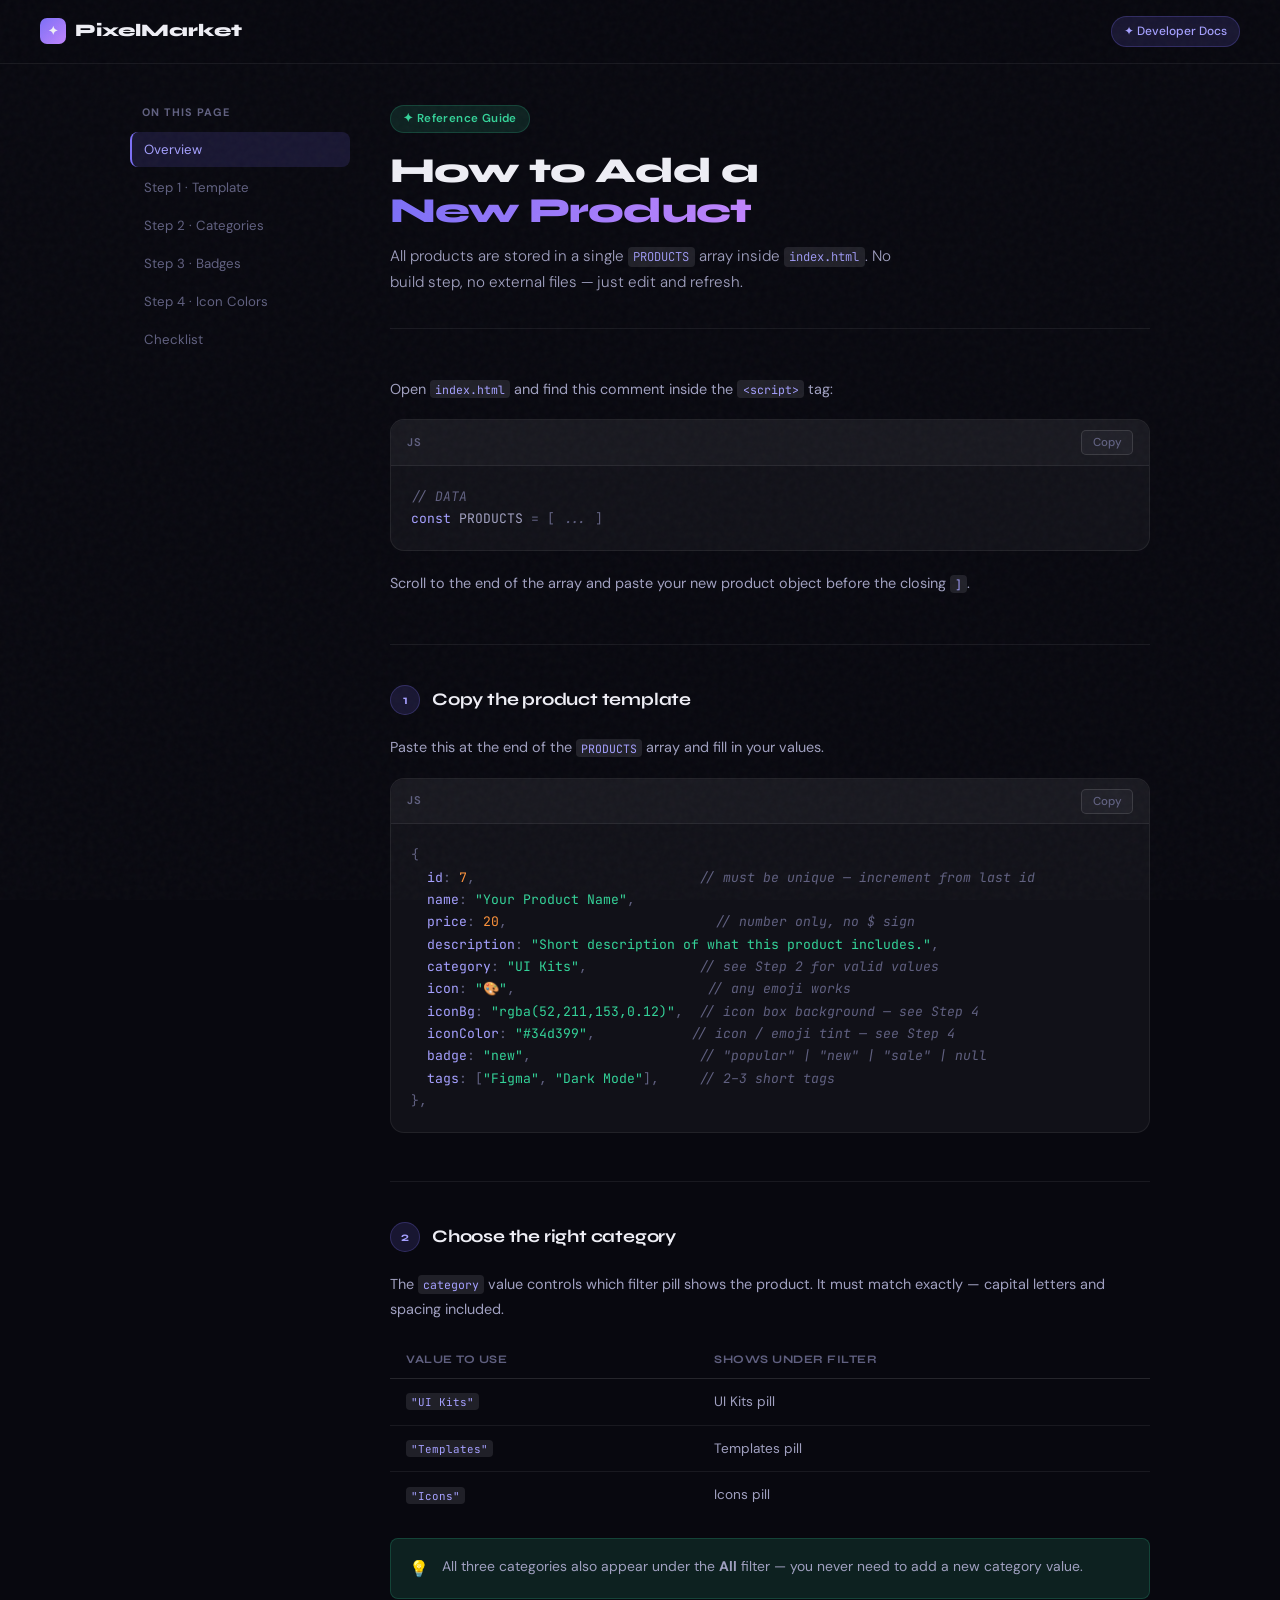
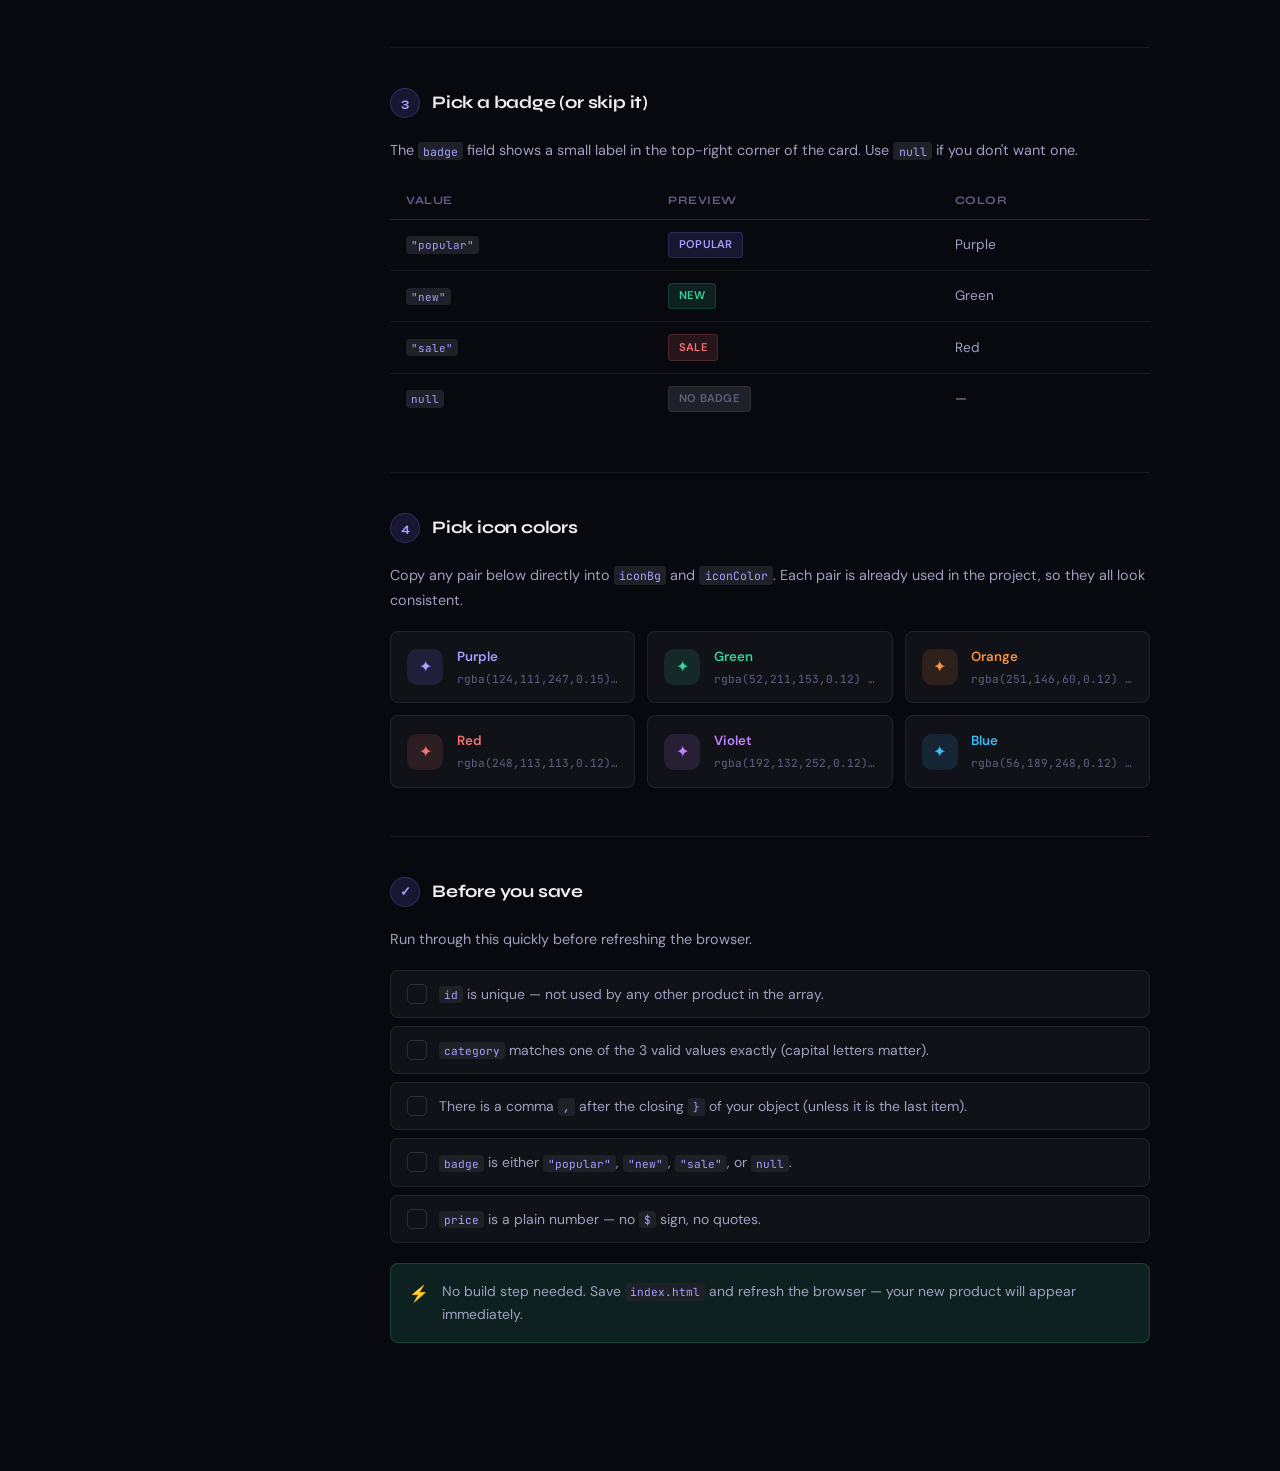
<file: docs/how-to-add-products.html>
<!doctype html>
<html lang="en">
  <head>
    <meta charset="UTF-8" />
    <meta name="viewport" content="width=device-width, initial-scale=1.0" />
    <title>How to Add Products – PixelMarket Docs</title>
    <link
      href="https://fonts.googleapis.com/css2?family=Syne:wght@400;600;700;800&family=DM+Sans:ital,wght@0,300;0,400;0,500;0,600;1,400&family=JetBrains+Mono:wght@400;500&display=swap"
      rel="stylesheet"
    />
    <style>
      *,
      *::before,
      *::after {
        margin: 0;
        padding: 0;
        box-sizing: border-box;
      }

      :root {
        --bg: #08080f;
        --surface: #111118;
        --surface2: #18181f;
        --surface3: #202028;
        --border: rgba(255, 255, 255, 0.07);
        --border2: rgba(255, 255, 255, 0.12);
        --accent: #7c6ff7;
        --accent-dim: rgba(124, 111, 247, 0.15);
        --green: #34d399;
        --green-dim: rgba(52, 211, 153, 0.12);
        --orange: #fb923c;
        --orange-dim: rgba(251, 146, 60, 0.12);
        --blue: #38bdf8;
        --blue-dim: rgba(56, 189, 248, 0.12);
        --red: #f87171;
        --red-dim: rgba(248, 113, 113, 0.12);
        --violet: #c084fc;
        --text: #eeeef5;
        --text2: #a0a0c0;
        --text3: #606080;
        --radius: 14px;
        --radius-sm: 8px;
      }

      html {
        scroll-behavior: smooth;
      }

      body {
        font-family: "DM Sans", sans-serif;
        background: var(--bg);
        color: var(--text);
        min-height: 100vh;
        line-height: 1.6;
      }

      body::after {
        content: "";
        position: fixed;
        inset: 0;
        background-image: url("data:image/svg+xml,%3Csvg viewBox='0 0 200 200' xmlns='http://www.w3.org/2000/svg'%3E%3Cfilter id='n'%3E%3CfeTurbulence type='fractalNoise' baseFrequency='0.75' numOctaves='4' stitchTiles='stitch'/%3E%3C/filter%3E%3Crect width='100%25' height='100%25' filter='url(%23n)' opacity='0.03'/%3E%3C/svg%3E");
        pointer-events: none;
        z-index: 9999;
      }

      /* ── HEADER ── */
      .header {
        position: sticky;
        top: 0;
        z-index: 100;
        display: flex;
        align-items: center;
        justify-content: space-between;
        padding: 0 2.5rem;
        height: 64px;
        background: rgba(8, 8, 15, 0.85);
        backdrop-filter: blur(24px);
        border-bottom: 1px solid var(--border);
      }

      .logo {
        font-family: "Syne", sans-serif;
        font-weight: 800;
        font-size: 1.1rem;
        display: flex;
        align-items: center;
        gap: 0.55rem;
        text-decoration: none;
        color: var(--text);
      }

      .logo-mark {
        width: 26px;
        height: 26px;
        background: linear-gradient(135deg, var(--accent), #c084fc);
        border-radius: 7px;
        display: flex;
        align-items: center;
        justify-content: center;
        font-size: 0.75rem;
      }

      .header-badge {
        display: flex;
        align-items: center;
        gap: 0.4rem;
        background: var(--accent-dim);
        border: 1px solid rgba(124, 111, 247, 0.25);
        color: #a5a0ff;
        font-size: 0.75rem;
        font-weight: 500;
        padding: 0.28rem 0.75rem;
        border-radius: 100px;
      }

      /* ── LAYOUT ── */
      .page {
        display: flex;
        max-width: 1100px;
        margin: 0 auto;
        padding: 0 2.5rem;
        gap: 2.5rem;
      }

      /* ── SIDEBAR ── */
      .sidebar {
        width: 220px;
        flex-shrink: 0;
        padding: 2.5rem 0;
        position: sticky;
        top: 64px;
        height: calc(100vh - 64px);
        overflow-y: auto;
      }

      .sidebar-label {
        font-size: 0.68rem;
        font-weight: 700;
        letter-spacing: 1px;
        text-transform: uppercase;
        color: var(--text3);
        margin-bottom: 0.65rem;
        padding-left: 0.75rem;
      }

      .sidebar-links {
        list-style: none;
        display: flex;
        flex-direction: column;
        gap: 0.15rem;
        margin-bottom: 2rem;
      }

      .sidebar-links a {
        display: flex;
        align-items: center;
        gap: 0.5rem;
        font-size: 0.83rem;
        color: var(--text3);
        text-decoration: none;
        padding: 0.45rem 0.75rem;
        border-radius: var(--radius-sm);
        border-left: 2px solid transparent;
        transition: all 0.15s;
      }

      .sidebar-links a:hover {
        color: var(--text);
        background: var(--surface2);
      }

      .sidebar-links a.active {
        color: #a5a0ff;
        background: var(--accent-dim);
        border-left-color: var(--accent);
      }

      /* ── MAIN CONTENT ── */
      .main {
        flex: 1;
        min-width: 0;
        padding: 2.5rem 0 5rem;
      }

      /* ── PAGE TITLE ── */
      .page-title-block {
        margin-bottom: 3rem;
        padding-bottom: 2rem;
        border-bottom: 1px solid var(--border);
      }

      .page-chip {
        display: inline-flex;
        align-items: center;
        gap: 0.4rem;
        background: var(--green-dim);
        border: 1px solid rgba(52, 211, 153, 0.2);
        color: var(--green);
        font-size: 0.72rem;
        font-weight: 600;
        padding: 0.25rem 0.75rem;
        border-radius: 100px;
        letter-spacing: 0.4px;
        margin-bottom: 1.1rem;
      }

      .page-title {
        font-family: "Syne", sans-serif;
        font-weight: 800;
        font-size: 2.2rem;
        letter-spacing: -0.8px;
        line-height: 1.15;
        margin-bottom: 0.75rem;
      }

      .page-title .grad {
        background: linear-gradient(90deg, var(--accent), #c084fc);
        -webkit-background-clip: text;
        -webkit-text-fill-color: transparent;
        background-clip: text;
      }

      .page-subtitle {
        color: var(--text2);
        font-size: 0.95rem;
        font-weight: 300;
        max-width: 520px;
        line-height: 1.7;
      }

      /* ── SECTIONS ── */
      .doc-section {
        margin-bottom: 3rem;
        scroll-margin-top: 80px;
      }

      .step-header {
        display: flex;
        align-items: center;
        gap: 0.75rem;
        margin-bottom: 1.25rem;
      }

      .step-num {
        width: 30px;
        height: 30px;
        background: var(--accent-dim);
        border: 1px solid rgba(124, 111, 247, 0.25);
        color: #a5a0ff;
        border-radius: 50%;
        display: flex;
        align-items: center;
        justify-content: center;
        font-family: "Syne", sans-serif;
        font-weight: 700;
        font-size: 0.8rem;
        flex-shrink: 0;
      }

      .step-title {
        font-family: "Syne", sans-serif;
        font-weight: 700;
        font-size: 1.1rem;
        letter-spacing: -0.2px;
      }

      .doc-text {
        color: var(--text2);
        font-size: 0.9rem;
        line-height: 1.75;
        margin-bottom: 1.1rem;
      }

      /* ── CODE BLOCK ── */
      .code-block {
        background: var(--surface);
        border: 1px solid var(--border);
        border-radius: var(--radius);
        overflow: hidden;
        margin-bottom: 1.25rem;
      }

      .code-bar {
        display: flex;
        align-items: center;
        justify-content: space-between;
        padding: 0.6rem 1rem;
        background: var(--surface2);
        border-bottom: 1px solid var(--border);
      }

      .code-lang {
        font-size: 0.7rem;
        font-weight: 600;
        color: var(--text3);
        letter-spacing: 0.5px;
        text-transform: uppercase;
      }

      .copy-btn {
        background: var(--surface3);
        border: 1px solid var(--border2);
        color: var(--text3);
        font-family: "DM Sans", sans-serif;
        font-size: 0.72rem;
        font-weight: 500;
        padding: 0.25rem 0.65rem;
        border-radius: 5px;
        cursor: pointer;
        transition: all 0.15s;
      }

      .copy-btn:hover {
        color: var(--text);
        border-color: rgba(255, 255, 255, 0.2);
      }
      .copy-btn.copied {
        color: var(--green);
        border-color: rgba(52, 211, 153, 0.3);
      }

      pre {
        padding: 1.25rem 1.25rem;
        overflow-x: auto;
        font-family: "JetBrains Mono", monospace;
        font-size: 0.82rem;
        line-height: 1.7;
        color: var(--text2);
      }

      /* syntax colors */
      .c-key {
        color: #a5a0ff;
      }
      .c-str {
        color: #34d399;
      }
      .c-num {
        color: #fb923c;
      }
      .c-cmt {
        color: var(--text3);
        font-style: italic;
      }
      .c-null {
        color: #f87171;
      }
      .c-punc {
        color: var(--text3);
      }

      /* ── TABLE ── */
      .doc-table {
        width: 100%;
        border-collapse: collapse;
        font-size: 0.85rem;
        margin-bottom: 1.25rem;
      }

      .doc-table th {
        font-family: "Syne", sans-serif;
        font-weight: 700;
        font-size: 0.72rem;
        letter-spacing: 0.5px;
        text-transform: uppercase;
        color: var(--text3);
        text-align: left;
        padding: 0.6rem 1rem;
        border-bottom: 1px solid var(--border2);
      }

      .doc-table td {
        padding: 0.75rem 1rem;
        color: var(--text2);
        border-bottom: 1px solid var(--border);
        vertical-align: middle;
      }

      .doc-table tr:last-child td {
        border-bottom: none;
      }
      .doc-table tr:hover td {
        background: var(--surface2);
      }

      code {
        font-family: "JetBrains Mono", monospace;
        font-size: 0.8em;
        background: var(--surface3);
        color: #a5a0ff;
        padding: 0.15em 0.45em;
        border-radius: 4px;
      }

      /* ── COLOR SWATCHES ── */
      .swatch-grid {
        display: grid;
        grid-template-columns: repeat(auto-fill, minmax(240px, 1fr));
        gap: 0.75rem;
        margin-bottom: 1.25rem;
      }

      .swatch {
        background: var(--surface);
        border: 1px solid var(--border);
        border-radius: var(--radius-sm);
        padding: 0.85rem 1rem;
        display: flex;
        align-items: center;
        gap: 0.85rem;
      }

      .swatch-dot {
        width: 36px;
        height: 36px;
        border-radius: 10px;
        display: flex;
        align-items: center;
        justify-content: center;
        font-size: 1rem;
        flex-shrink: 0;
      }

      .swatch-info {
        min-width: 0;
      }

      .swatch-name {
        font-weight: 600;
        font-size: 0.83rem;
        margin-bottom: 0.25rem;
      }

      .swatch-codes {
        font-family: "JetBrains Mono", monospace;
        font-size: 0.7rem;
        color: var(--text3);
        white-space: nowrap;
        overflow: hidden;
        text-overflow: ellipsis;
      }

      /* ── CHECKLIST ── */
      .checklist {
        list-style: none;
        display: flex;
        flex-direction: column;
        gap: 0.5rem;
        margin-bottom: 1.25rem;
      }

      .checklist li {
        display: flex;
        align-items: flex-start;
        gap: 0.75rem;
        background: var(--surface);
        border: 1px solid var(--border);
        border-radius: var(--radius-sm);
        padding: 0.75rem 1rem;
        font-size: 0.87rem;
        color: var(--text2);
      }

      .check-icon {
        width: 20px;
        height: 20px;
        border: 1px solid var(--border2);
        border-radius: 5px;
        flex-shrink: 0;
        margin-top: 1px;
      }

      /* ── CALLOUT ── */
      .callout {
        display: flex;
        gap: 0.85rem;
        background: var(--green-dim);
        border: 1px solid rgba(52, 211, 153, 0.2);
        border-radius: var(--radius-sm);
        padding: 1rem 1.1rem;
        font-size: 0.87rem;
        color: var(--text2);
        line-height: 1.65;
        margin-bottom: 1.25rem;
      }

      .callout-icon {
        font-size: 1rem;
        flex-shrink: 0;
        margin-top: 1px;
      }

      /* ── BADGE PILLS ── */
      .badge-pill {
        display: inline-flex;
        align-items: center;
        font-size: 0.7rem;
        font-weight: 600;
        padding: 0.2rem 0.6rem;
        border-radius: 4px;
        letter-spacing: 0.3px;
        text-transform: uppercase;
      }
      .bp-popular {
        background: var(--accent-dim);
        color: #a5a0ff;
        border: 1px solid rgba(124, 111, 247, 0.2);
      }
      .bp-new {
        background: var(--green-dim);
        color: var(--green);
        border: 1px solid rgba(52, 211, 153, 0.2);
      }
      .bp-sale {
        background: var(--red-dim);
        color: var(--red);
        border: 1px solid rgba(248, 113, 113, 0.2);
      }
      .bp-null {
        background: var(--surface3);
        color: var(--text3);
        border: 1px solid var(--border);
      }

      /* ── DIVIDER ── */
      .divider {
        border: none;
        border-top: 1px solid var(--border);
        margin: 2.5rem 0;
      }

      /* ── RESPONSIVE ── */
      @media (max-width: 768px) {
        .page {
          flex-direction: column;
          padding: 0 1.25rem;
        }
        .sidebar {
          display: none;
        }
        .header {
          padding: 0 1.25rem;
        }
        .page-title {
          font-size: 1.7rem;
        }
        .swatch-grid {
          grid-template-columns: 1fr 1fr;
        }
      }
    </style>
  </head>
  <body>
    <!-- HEADER -->
    <header class="header">
      <a href="/index.html" class="logo">
        <div class="logo-mark">✦</div>
        PixelMarket
      </a>
      <div class="header-badge">✦ Developer Docs</div>
    </header>

    <div class="page">
      <!-- SIDEBAR -->
      <aside class="sidebar">
        <div class="sidebar-label">On this page</div>
        <ul class="sidebar-links">
          <li><a href="#intro" class="active">Overview</a></li>
          <li><a href="#step1">Step 1 · Template</a></li>
          <li><a href="#step2">Step 2 · Categories</a></li>
          <li><a href="#step3">Step 3 · Badges</a></li>
          <li><a href="#step4">Step 4 · Icon Colors</a></li>
          <li><a href="#checklist">Checklist</a></li>
        </ul>
      </aside>

      <!-- MAIN -->
      <main class="main">
        <!-- TITLE -->
        <div class="page-title-block" id="intro">
          <div class="page-chip">✦ Reference Guide</div>
          <h1 class="page-title">
            How to Add a<br /><span class="grad">New Product</span>
          </h1>
          <p class="page-subtitle">
            All products are stored in a single <code>PRODUCTS</code> array
            inside <code>index.html</code>. No build step, no external files —
            just edit and refresh.
          </p>
        </div>

        <!-- WHERE TO FIND IT -->
        <div class="doc-section">
          <p class="doc-text">
            Open <code>index.html</code> and find this comment inside the
            <code>&lt;script&gt;</code> tag:
          </p>
          <div class="code-block">
            <div class="code-bar">
              <span class="code-lang">JS</span>
              <button
                class="copy-btn"
                onclick="copyCode(this, '// DATA\nconst PRODUCTS = [ ... ]')"
              >
                Copy
              </button>
            </div>
            <pre><span class="c-cmt">// DATA</span>
<span class="c-key">const</span> PRODUCTS <span class="c-punc">=</span> <span class="c-punc">[</span> <span class="c-cmt">...</span> <span class="c-punc">]</span></pre>
          </div>
          <p class="doc-text">
            Scroll to the end of the array and paste your new product object
            before the closing <code>]</code>.
          </p>
        </div>

        <hr class="divider" />

        <!-- STEP 1 -->
        <div class="doc-section" id="step1">
          <div class="step-header">
            <div class="step-num">1</div>
            <div class="step-title">Copy the product template</div>
          </div>
          <p class="doc-text">
            Paste this at the end of the <code>PRODUCTS</code> array and fill in
            your values.
          </p>
          <div class="code-block">
            <div class="code-bar">
              <span class="code-lang">JS</span>
              <button
                class="copy-btn"
                onclick="
                  copyCode(
                    this,
                    `{\n  id: 7,\n  name: 'Your Product Name',\n  price: 20,\n  description: 'Short description of what this product includes.',\n  category: 'UI Kits',\n  icon: '🎨',\n  iconBg: 'rgba(52,211,153,0.12)',\n  iconColor: '#34d399',\n  badge: 'new',\n  tags: ['Figma', 'Dark Mode'],\n},`,
                  )
                "
              >
                Copy
              </button>
            </div>
            <pre><span class="c-punc">{</span>
  <span class="c-key">id</span><span class="c-punc">:</span> <span class="c-num">7</span><span class="c-punc">,</span>                            <span class="c-cmt">// must be unique — increment from last id</span>
  <span class="c-key">name</span><span class="c-punc">:</span> <span class="c-str">"Your Product Name"</span><span class="c-punc">,</span>
  <span class="c-key">price</span><span class="c-punc">:</span> <span class="c-num">20</span><span class="c-punc">,</span>                          <span class="c-cmt">// number only, no $ sign</span>
  <span class="c-key">description</span><span class="c-punc">:</span> <span class="c-str">"Short description of what this product includes."</span><span class="c-punc">,</span>
  <span class="c-key">category</span><span class="c-punc">:</span> <span class="c-str">"UI Kits"</span><span class="c-punc">,</span>              <span class="c-cmt">// see Step 2 for valid values</span>
  <span class="c-key">icon</span><span class="c-punc">:</span> <span class="c-str">"🎨"</span><span class="c-punc">,</span>                        <span class="c-cmt">// any emoji works</span>
  <span class="c-key">iconBg</span><span class="c-punc">:</span> <span class="c-str">"rgba(52,211,153,0.12)"</span><span class="c-punc">,</span>  <span class="c-cmt">// icon box background — see Step 4</span>
  <span class="c-key">iconColor</span><span class="c-punc">:</span> <span class="c-str">"#34d399"</span><span class="c-punc">,</span>            <span class="c-cmt">// icon / emoji tint — see Step 4</span>
  <span class="c-key">badge</span><span class="c-punc">:</span> <span class="c-str">"new"</span><span class="c-punc">,</span>                     <span class="c-cmt">// "popular" | "new" | "sale" | null</span>
  <span class="c-key">tags</span><span class="c-punc">:</span> <span class="c-punc">[</span><span class="c-str">"Figma"</span><span class="c-punc">,</span> <span class="c-str">"Dark Mode"</span><span class="c-punc">],</span>     <span class="c-cmt">// 2–3 short tags</span>
<span class="c-punc">},</span></pre>
          </div>
        </div>

        <hr class="divider" />

        <!-- STEP 2 -->
        <div class="doc-section" id="step2">
          <div class="step-header">
            <div class="step-num">2</div>
            <div class="step-title">Choose the right category</div>
          </div>
          <p class="doc-text">
            The <code>category</code> value controls which filter pill shows the
            product. It must match exactly — capital letters and spacing
            included.
          </p>
          <table class="doc-table">
            <thead>
              <tr>
                <th>Value to use</th>
                <th>Shows under filter</th>
              </tr>
            </thead>
            <tbody>
              <tr>
                <td><code>"UI Kits"</code></td>
                <td>UI Kits pill</td>
              </tr>
              <tr>
                <td><code>"Templates"</code></td>
                <td>Templates pill</td>
              </tr>
              <tr>
                <td><code>"Icons"</code></td>
                <td>Icons pill</td>
              </tr>
            </tbody>
          </table>
          <div class="callout">
            <span class="callout-icon">💡</span>
            <span
              >All three categories also appear under the
              <strong>All</strong> filter — you never need to add a new category
              value.</span
            >
          </div>
        </div>

        <hr class="divider" />

        <!-- STEP 3 -->
        <div class="doc-section" id="step3">
          <div class="step-header">
            <div class="step-num">3</div>
            <div class="step-title">Pick a badge (or skip it)</div>
          </div>
          <p class="doc-text">
            The <code>badge</code> field shows a small label in the top-right
            corner of the card. Use <code>null</code> if you don't want one.
          </p>
          <table class="doc-table">
            <thead>
              <tr>
                <th>Value</th>
                <th>Preview</th>
                <th>Color</th>
              </tr>
            </thead>
            <tbody>
              <tr>
                <td><code>"popular"</code></td>
                <td><span class="badge-pill bp-popular">Popular</span></td>
                <td>Purple</td>
              </tr>
              <tr>
                <td><code>"new"</code></td>
                <td><span class="badge-pill bp-new">New</span></td>
                <td>Green</td>
              </tr>
              <tr>
                <td><code>"sale"</code></td>
                <td><span class="badge-pill bp-sale">Sale</span></td>
                <td>Red</td>
              </tr>
              <tr>
                <td><code>null</code></td>
                <td><span class="badge-pill bp-null">No badge</span></td>
                <td>—</td>
              </tr>
            </tbody>
          </table>
        </div>

        <hr class="divider" />

        <!-- STEP 4 -->
        <div class="doc-section" id="step4">
          <div class="step-header">
            <div class="step-num">4</div>
            <div class="step-title">Pick icon colors</div>
          </div>
          <p class="doc-text">
            Copy any pair below directly into <code>iconBg</code> and
            <code>iconColor</code>. Each pair is already used in the project, so
            they all look consistent.
          </p>
          <div class="swatch-grid">
            <div class="swatch">
              <div
                class="swatch-dot"
                style="background: rgba(124, 111, 247, 0.15); color: #a5a0ff"
              >
                ✦
              </div>
              <div class="swatch-info">
                <div class="swatch-name" style="color: #a5a0ff">Purple</div>
                <div class="swatch-codes">rgba(124,111,247,0.15) · #a5a0ff</div>
              </div>
            </div>
            <div class="swatch">
              <div
                class="swatch-dot"
                style="background: rgba(52, 211, 153, 0.12); color: #34d399"
              >
                ✦
              </div>
              <div class="swatch-info">
                <div class="swatch-name" style="color: #34d399">Green</div>
                <div class="swatch-codes">rgba(52,211,153,0.12) · #34d399</div>
              </div>
            </div>
            <div class="swatch">
              <div
                class="swatch-dot"
                style="background: rgba(251, 146, 60, 0.12); color: #fb923c"
              >
                ✦
              </div>
              <div class="swatch-info">
                <div class="swatch-name" style="color: #fb923c">Orange</div>
                <div class="swatch-codes">rgba(251,146,60,0.12) · #fb923c</div>
              </div>
            </div>
            <div class="swatch">
              <div
                class="swatch-dot"
                style="background: rgba(248, 113, 113, 0.12); color: #f87171"
              >
                ✦
              </div>
              <div class="swatch-info">
                <div class="swatch-name" style="color: #f87171">Red</div>
                <div class="swatch-codes">rgba(248,113,113,0.12) · #f87171</div>
              </div>
            </div>
            <div class="swatch">
              <div
                class="swatch-dot"
                style="background: rgba(192, 132, 252, 0.12); color: #c084fc"
              >
                ✦
              </div>
              <div class="swatch-info">
                <div class="swatch-name" style="color: #c084fc">Violet</div>
                <div class="swatch-codes">rgba(192,132,252,0.12) · #c084fc</div>
              </div>
            </div>
            <div class="swatch">
              <div
                class="swatch-dot"
                style="background: rgba(56, 189, 248, 0.12); color: #38bdf8"
              >
                ✦
              </div>
              <div class="swatch-info">
                <div class="swatch-name" style="color: #38bdf8">Blue</div>
                <div class="swatch-codes">rgba(56,189,248,0.12) · #38bdf8</div>
              </div>
            </div>
          </div>
        </div>

        <hr class="divider" />

        <!-- CHECKLIST -->
        <div class="doc-section" id="checklist">
          <div class="step-header">
            <div class="step-num">✓</div>
            <div class="step-title">Before you save</div>
          </div>
          <p class="doc-text">
            Run through this quickly before refreshing the browser.
          </p>
          <ul class="checklist">
            <li>
              <div class="check-icon"></div>
              <span
                ><code>id</code> is unique — not used by any other product in
                the array.</span
              >
            </li>
            <li>
              <div class="check-icon"></div>
              <span
                ><code>category</code> matches one of the 3 valid values exactly
                (capital letters matter).</span
              >
            </li>
            <li>
              <div class="check-icon"></div>
              <span
                >There is a comma <code>,</code> after the closing
                <code>}</code> of your object (unless it is the last
                item).</span
              >
            </li>
            <li>
              <div class="check-icon"></div>
              <span
                ><code>badge</code> is either <code>"popular"</code>,
                <code>"new"</code>, <code>"sale"</code>, or
                <code>null</code>.</span
              >
            </li>
            <li>
              <div class="check-icon"></div>
              <span
                ><code>price</code> is a plain number — no <code>$</code> sign,
                no quotes.</span
              >
            </li>
          </ul>
          <div class="callout">
            <span class="callout-icon">⚡</span>
            <span
              >No build step needed. Save <code>index.html</code> and refresh
              the browser — your new product will appear immediately.</span
            >
          </div>
        </div>
      </main>
    </div>

    <script>
      function copyCode(btn, text) {
        navigator.clipboard.writeText(text).then(() => {
          btn.textContent = "Copied!";
          btn.classList.add("copied");
          setTimeout(() => {
            btn.textContent = "Copy";
            btn.classList.remove("copied");
          }, 2000);
        });
      }

      // Highlight active sidebar link on scroll
      const sections = document.querySelectorAll(
        ".doc-section, .page-title-block",
      );
      const links = document.querySelectorAll(".sidebar-links a");

      const observer = new IntersectionObserver(
        (entries) => {
          entries.forEach((entry) => {
            if (entry.isIntersecting) {
              links.forEach((l) => l.classList.remove("active"));
              const match = document.querySelector(
                `.sidebar-links a[href="#${entry.target.id}"]`,
              );
              if (match) match.classList.add("active");
            }
          });
        },
        { rootMargin: "-30% 0px -60% 0px" },
      );

      sections.forEach((s) => observer.observe(s));
    </script>
  </body>
</html>
</file>
